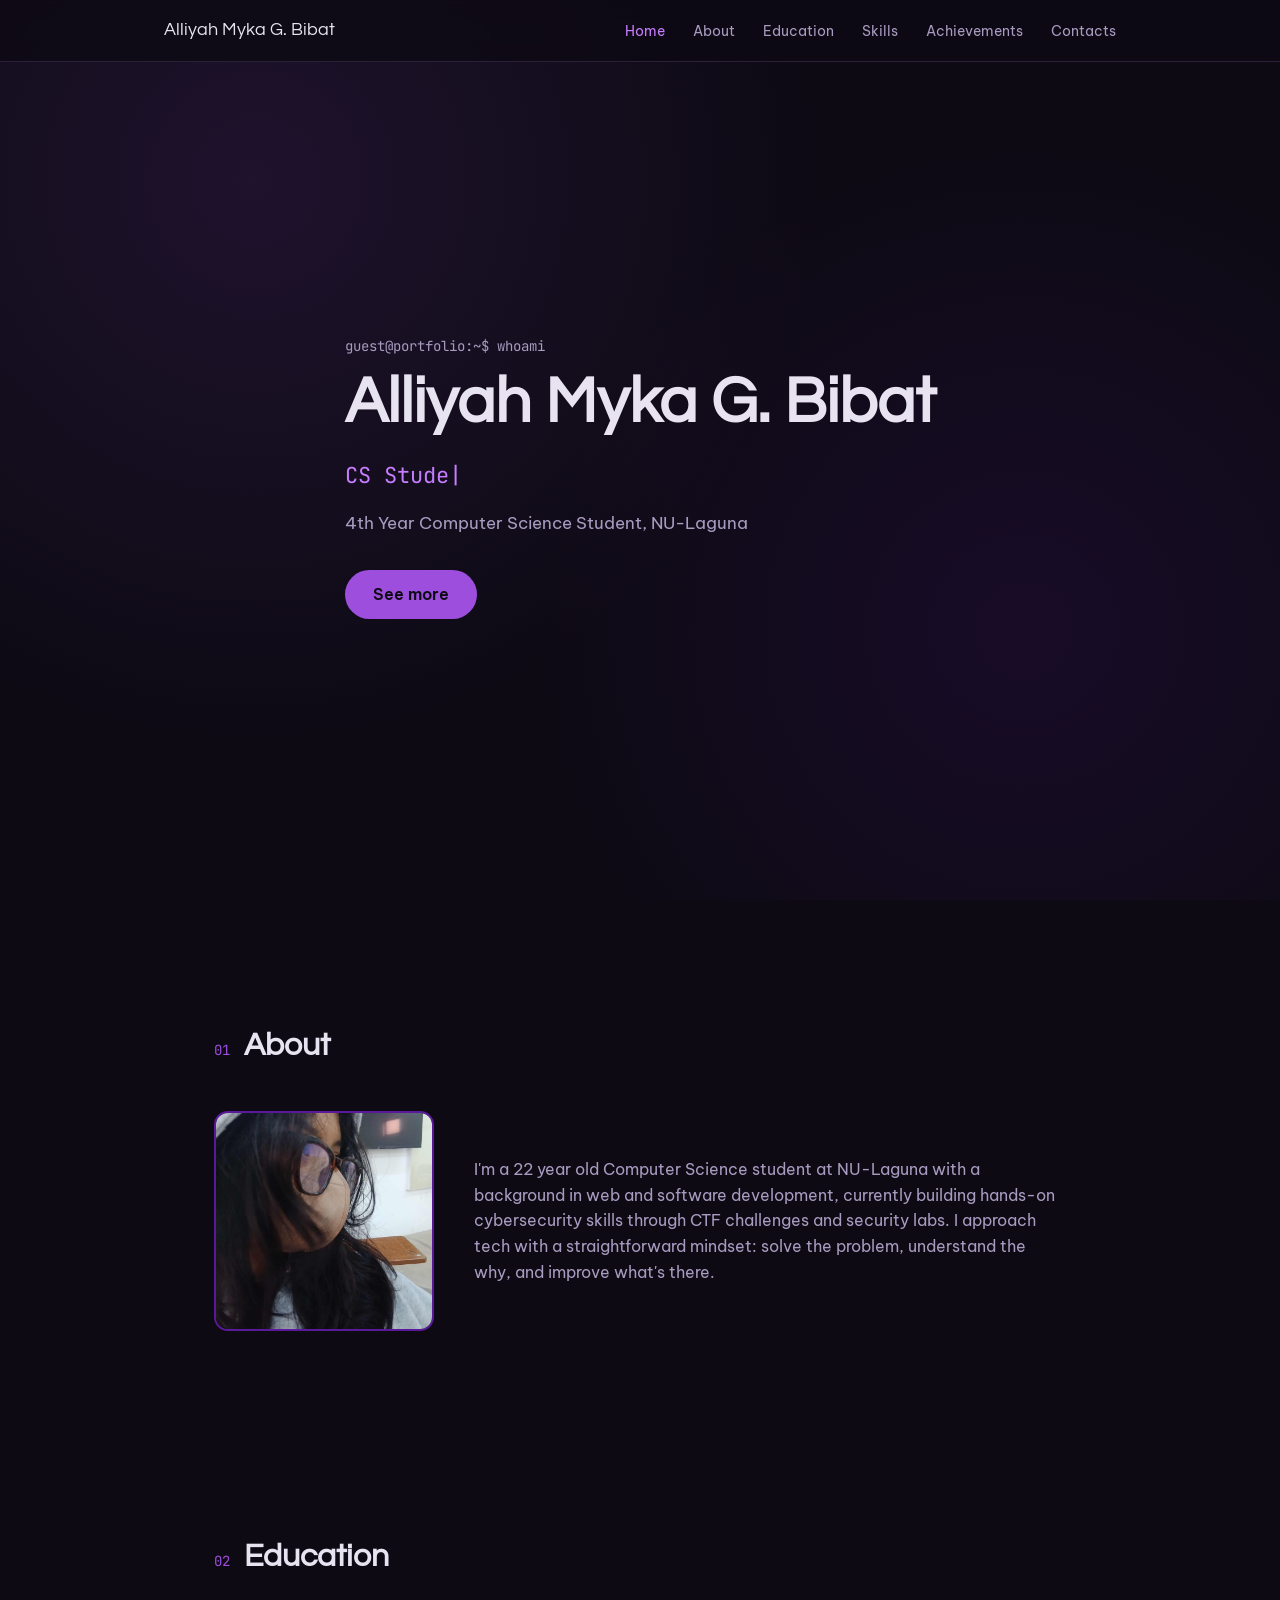
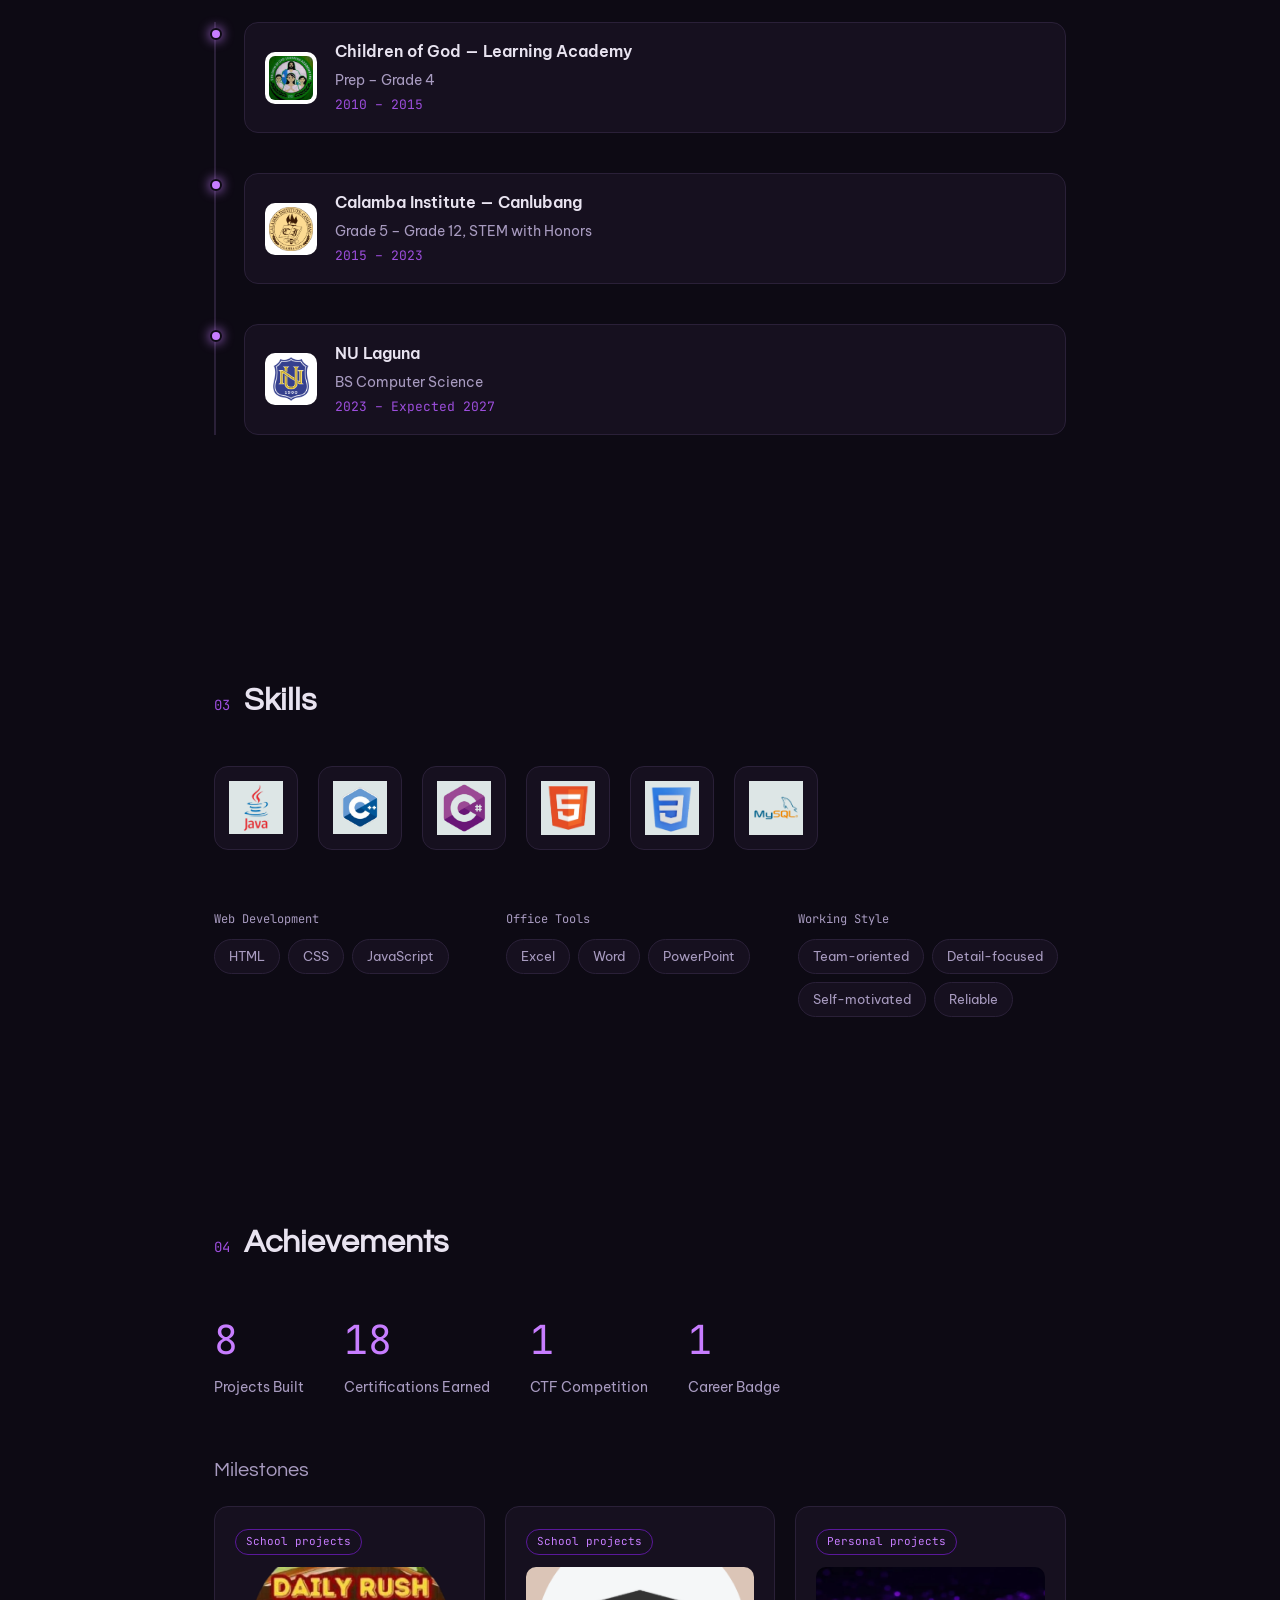
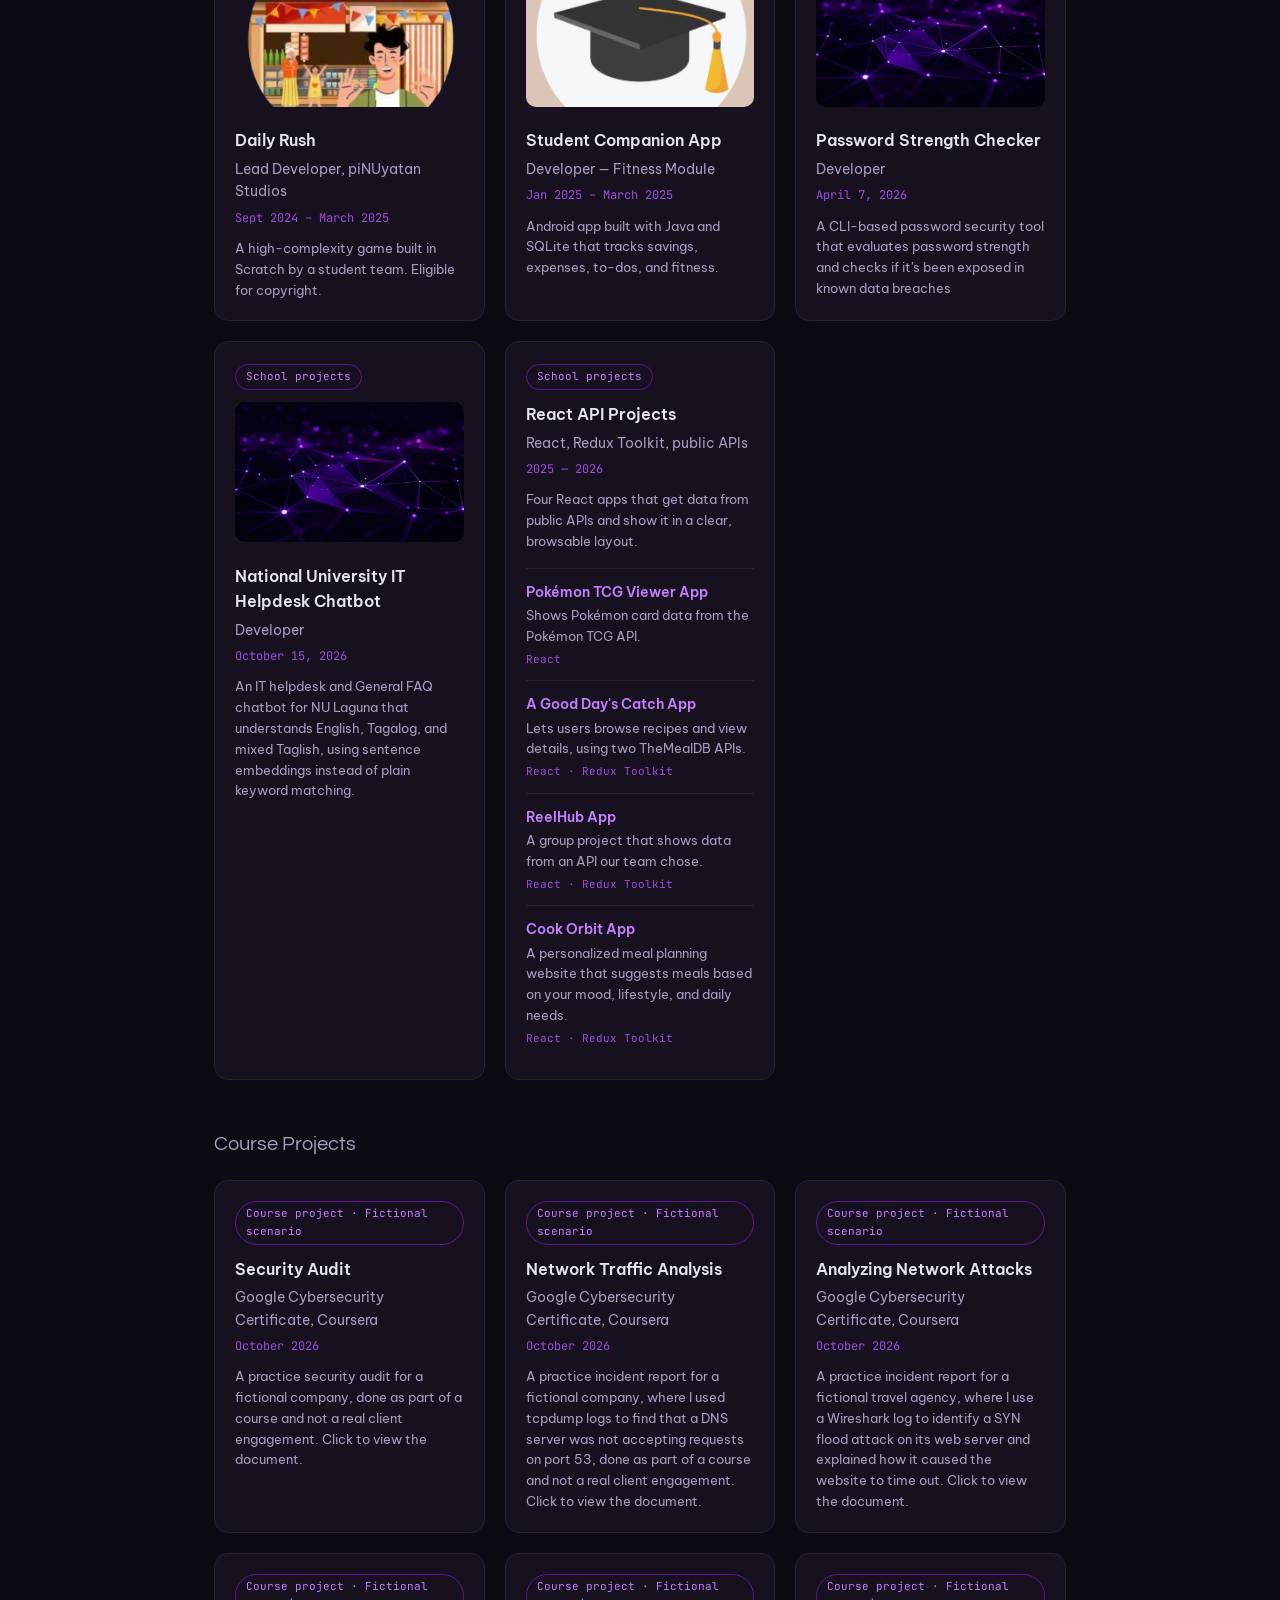
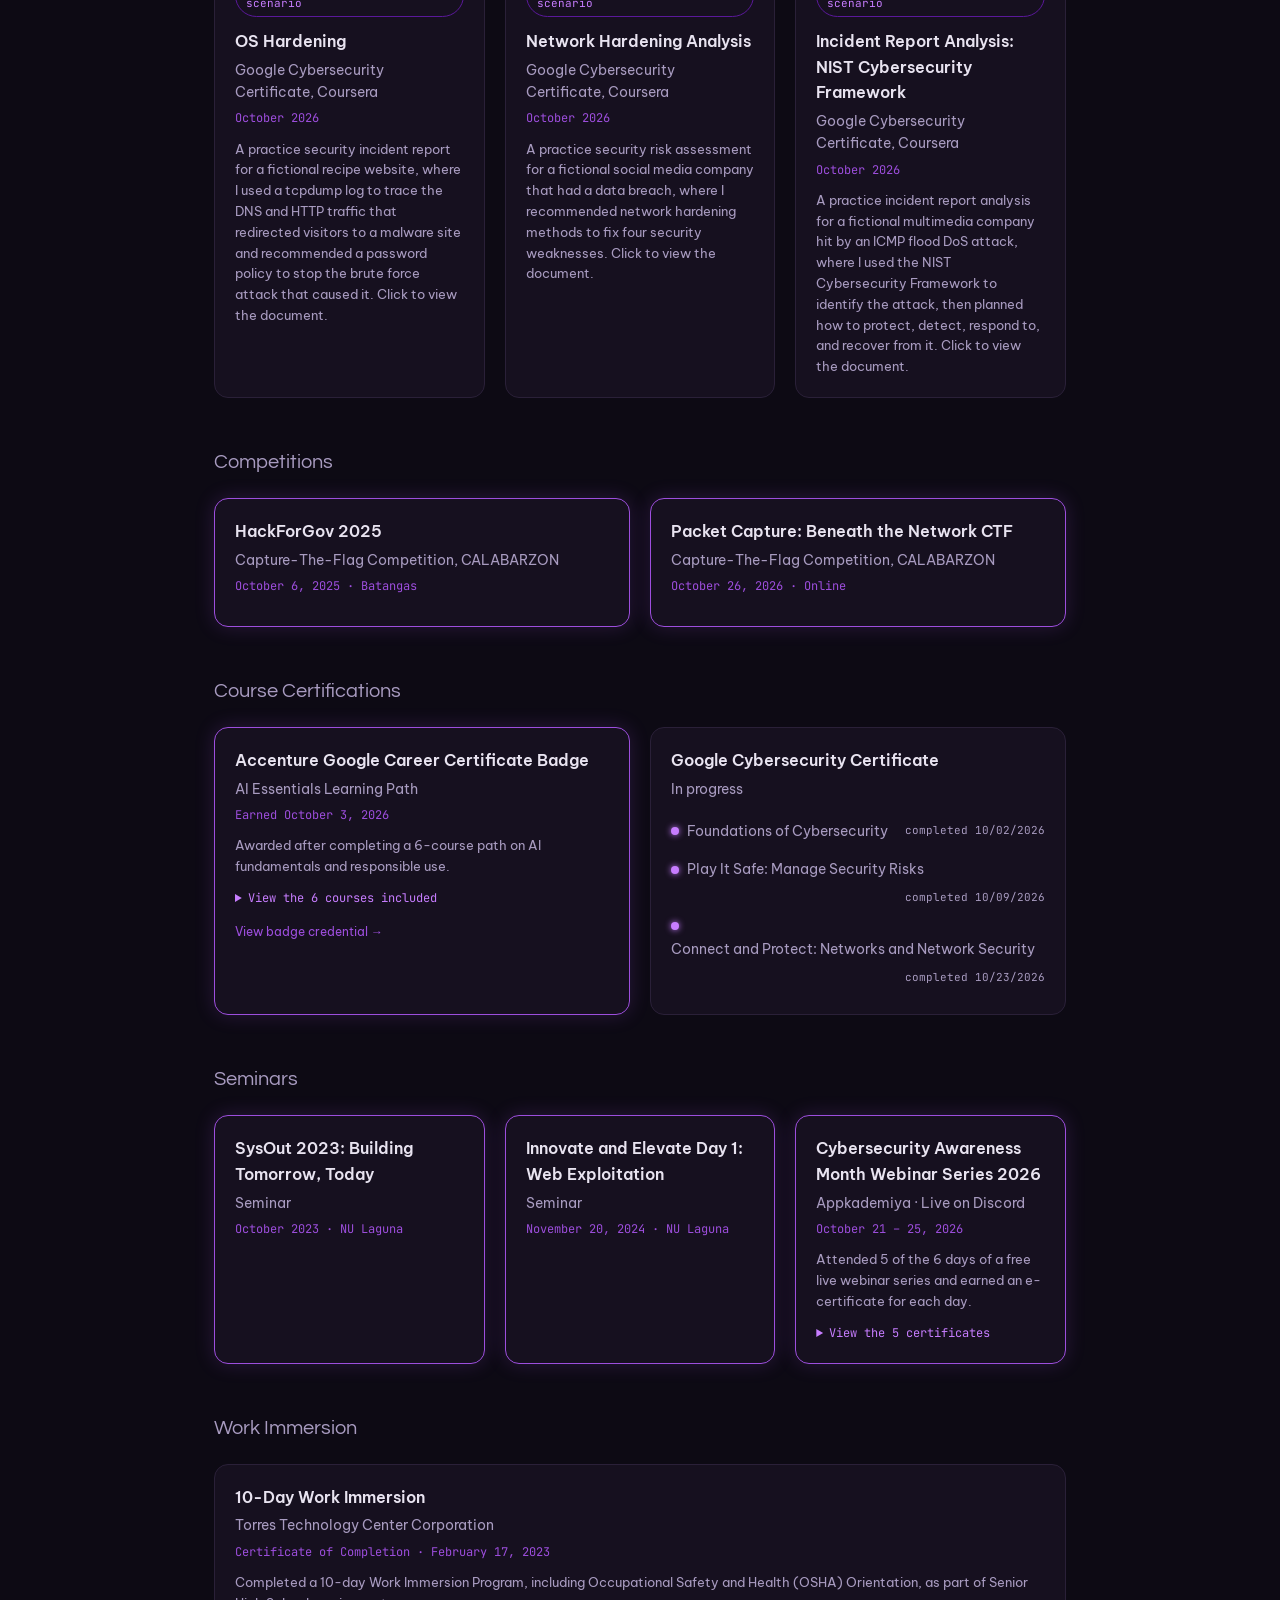
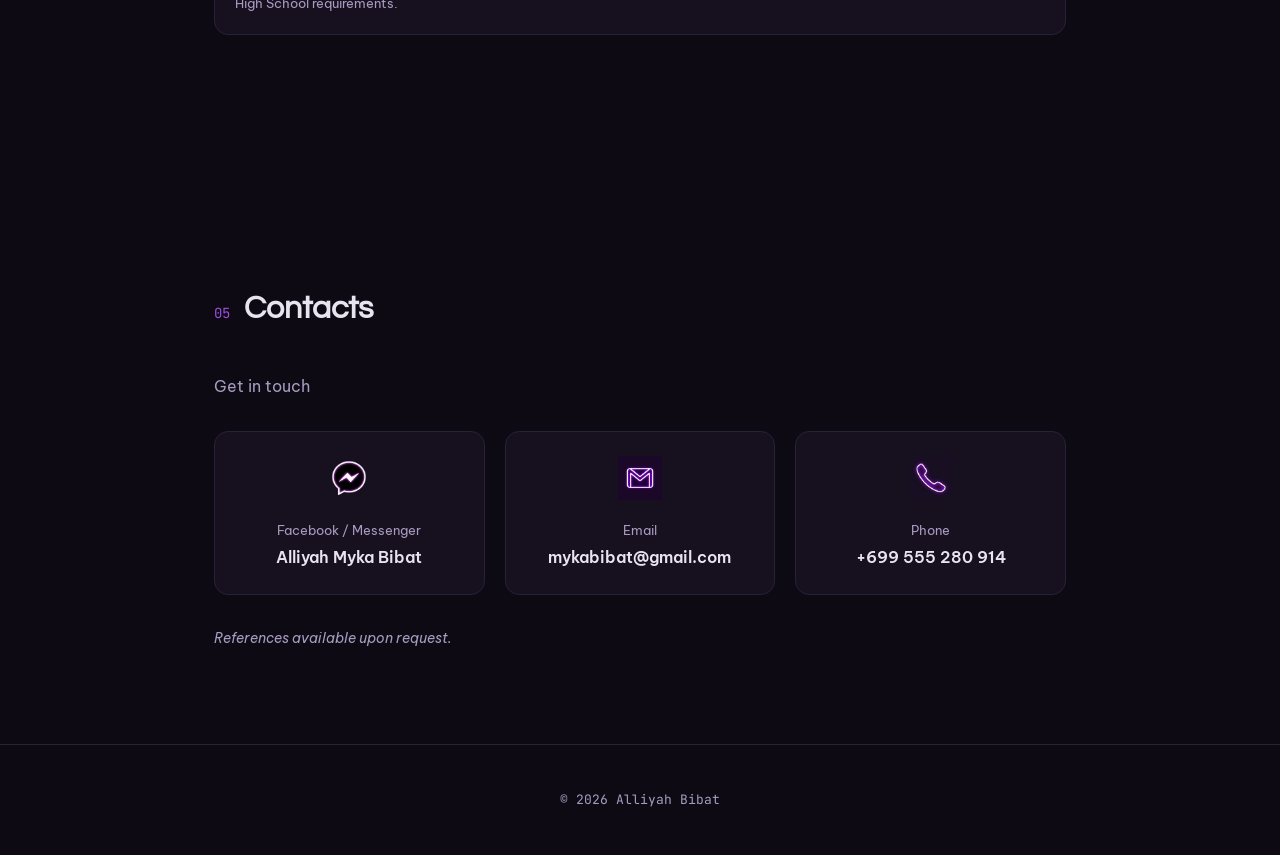
<file: index.html>
<!DOCTYPE html>
<html lang="en">
<head>
<meta charset="UTF-8">
<meta name="viewport" content="width=device-width, initial-scale=1.0">
<title>Alliyah Bibat - Portfolio</title>
<link rel="icon" href="images/tab_icon.png" type="image/png">

<!-- preview stuff -->
<meta property="og:title" content="Alliyah Bibat - Portfolio">
<meta property="og:description" content="CS Student at NU Laguna.">
<meta property="og:image" content="https://my-portfolio-lake-delta-31.vercel.app/preview.png">
<meta property="og:url" content="https://my-portfolio-lake-delta-31.vercel.app/">
<meta property="og:type" content="website">

<meta name="twitter:card" content="summary_large_image">
<meta name="twitter:title" content="Alliyah Bibat - Portfolio">
<meta name="twitter:description" content="CS Student at NU Laguna.">
<meta name="twitter:image" content="https://my-portfolio-lake-delta-31.vercel.app/preview.png">

<!-- fonts -->
<link rel="preconnect" href="https://fonts.googleapis.com">
<link rel="preconnect" href="https://fonts.gstatic.com" crossorigin>
<link href="https://fonts.googleapis.com/css2?family=Questrial&family=Be+Vietnam+Pro:wght@400;500;600&family=JetBrains+Mono:wght@400;500;600&display=swap" rel="stylesheet">
                
<link rel="stylesheet" href="style.css">
</head>

<body>
    <nav class="navbar" id="navbar">
      <div class="nav-inner">
        <a href="#home" class="nav-brand">Alliyah Myka G. Bibat</a>
        <button class="nav-toggle" id="navToggle" aria-label="Toggle navigation">
          <span></span><span></span><span></span>
        </button>
        <ul class="nav-links" id="navLinks">
          <li><a href="#home" class="nav-link">Home</a></li>
          <li><a href="#about" class="nav-link">About</a></li>
          <li><a href="#education" class="nav-link">Education</a></li>
          <li><a href="#skills" class="nav-link">Skills</a></li>
          <li><a href="#achievements" class="nav-link">Achievements</a></li>
          <li><a href="#contact" class="nav-link">Contacts</a></li>
        </ul>
      </div>
    </nav>
 
    <section id="home" class="section hero">
      <div class="hero-inner">
        <p class="mono prompt">guest@portfolio:~$ whoami</p>
        <h1 class="hero-name">Alliyah Myka G. Bibat</h1>
        <p class="hero-role">
          <span id="typedRole" class="typed"></span><span class="cursor">|</span>
        </p>
        <p class="hero-sub">4th Year Computer Science Student, NU-Laguna</p>
        <a href="#about" class="btn-primary">See more</a>
      </div>
    </section>

    <section id="about" class="section">
      <div class="section-head">
        <span class="tag mono">01</span>
        <h2>About</h2>
      </div>

      <!-- update age -->
      <div class="about-grid">
        <img src="images/about.png" alt="pic of Alliyah" class="about-photo">
        <div class="about-text">
          <p>
            I'm a 22 year old Computer Science student at NU-Laguna with a background in
            web and software development, currently building hands-on cybersecurity skills
            through CTF challenges and security labs. I approach tech with a straightforward
            mindset: solve the problem, understand the why, and improve what's there.
          </p>
        </div>
      </div>
    </section>

    <section id="education" class="section">
      <div class="section-head">
        <span class="tag mono">02</span>
        <h2>Education</h2>
      </div>
      <div class="timeline">
        <div class="timeline-item">
          <div class="timeline-dot"></div>
          <div class="timeline-content">
            <a href="https://www.facebook.com/childrenofgodlearningacademy/" target="_blank" class="timeline-link">
              <img src="images/cgla.png" alt="CGLA logo" class="timeline-logo">
              <div>
                <p class="timeline-school">Children of God — Learning Academy</p>
                <p class="timeline-detail">Prep – Grade 4</p>
                <p class="mono timeline-date">2010 – 2015</p>
              </div>
            </a>
          </div>
        </div>

        <div class="timeline-item">
          <div class="timeline-dot"></div>
          <div class="timeline-content">
            <a href="https://www.facebook.com/CI.Canlubang.official/" target="_blank" class="timeline-link">
              <img src="images/cic.png" alt="CIC logo" class="timeline-logo">
              <div>
                <p class="timeline-school">Calamba Institute — Canlubang</p>
                <p class="timeline-detail">Grade 5 – Grade 12, STEM with Honors</p>
                <p class="mono timeline-date">2015 – 2023</p>
              </div>
            </a>
          </div>
        </div>

        <div class="timeline-item">
          <div class="timeline-dot"></div>
          <div class="timeline-content">
            <a href="https://www.national-u.edu.ph/nu-laguna/" target="_blank" class="timeline-link">
              <img src="images/nu.png" alt="NU Laguna logo" class="timeline-logo">
              <div>
                <p class="timeline-school">NU Laguna</p>
                <p class="timeline-detail">BS Computer Science</p>
                <p class="mono timeline-date">2023 – Expected 2027</p>
              </div>
            </a>
          </div>
        </div>
      </div>
    </section>

    <section id="skills" class="section">
      <div class="section-head">
        <span class="tag mono">03</span>
        <h2>Skills</h2>
      </div>

      <div class="skills-icons">
        <img src="images/java.png" alt="Java" class="skill-icon">
        <img src="images/c++.png" alt="C++" class="skill-icon">
        <img src="images/csharp.png" alt="C#" class="skill-icon">
        <img src="images/html.png" alt="HTML" class="skill-icon">
        <img src="images/css.png" alt="CSS" class="skill-icon">
        <img src="images/sql.png" alt="MySQL" class="skill-icon">
      </div>

      <div class="skills-tags-wrap">
        <div class="skills-tag-group">
          <p class="mono skills-label">Web Development</p>
          <div class="tags">
            <span class="tag-pill">HTML</span>
            <span class="tag-pill">CSS</span>
            <span class="tag-pill">JavaScript</span>
          </div>
        </div>
        <div class="skills-tag-group">
          <p class="mono skills-label">Office Tools</p>
          <div class="tags">
            <span class="tag-pill">Excel</span>
            <span class="tag-pill">Word</span>
            <span class="tag-pill">PowerPoint</span>
          </div>
        </div>
        <div class="skills-tag-group">
          <p class="mono skills-label">Working Style</p>
          <div class="tags">
            <span class="tag-pill">Team-oriented</span>
            <span class="tag-pill">Detail-focused</span>
            <span class="tag-pill">Self-motivated</span>
            <span class="tag-pill">Reliable</span>
          </div>
        </div>
      </div>
    </section>

    <section id="achievements" class="section">
      <div class="section-head">
        <span class="tag mono">04</span>
        <h2>Achievements</h2>
      </div>

      <!-- update stats -->
        <div class="stats-strip">
          <div class="stat">
            <p class="stat-num mono" data-target="8">0</p>
            <p class="stat-label">Projects Built</p>
          </div>
          <div class="stat">
            <p class="stat-num mono" data-target="18">0</p>
            <p class="stat-label">Certifications Earned</p>
          </div>
          <div class="stat">
            <p class="stat-num mono" data-target="1">0</p>
            <p class="stat-label">CTF Competition</p>
          </div>
          <div class="stat">
            <p class="stat-num mono" data-target="1">0</p>
            <p class="stat-label">Career Badge</p>
          </div>
        </div>

      <h3 class="sub-heading">Milestones</h3>
      <div class="cards-grid">
        <div class="card">
          <a href="proj/BibatMadriagaRodaSayre_DailyRush.html" target="_blank" class="card-link">
            <span class="label-pill mono">School projects</span>
            <img src="images/daily rush.png" alt="Daily Rush icon" class="card-img">
            <p class="card-title">Daily Rush</p>
            <p class="card-role">Lead Developer, piNUyatan Studios</p>
            <p class="mono card-date">Sept 2024 – March 2025</p>
            <p class="card-desc">A high-complexity game built in Scratch by a student team. Eligible for copyright.</p>
          </a>
        </div>

        <div class="card">
          <span class="label-pill mono">School projects</span>
          <img src="images/app.png" alt="Student Companion App icon" class="card-img">
          <p class="card-title">Student Companion App</p>
          <p class="card-role">Developer — Fitness Module</p>
          <p class="mono card-date">Jan 2025 – March 2025</p>
          <p class="card-desc">Android app built with Java and SQLite that tracks savings, expenses, to-dos, and fitness.</p>
        </div>

        <div class="card">
          <a href="https://github.com/bibatAlliyah/password-strength-checker" target="_blank" class="card-link">
            <span class="label-pill mono">Personal projects</span>
            <img src="images/placeholder.png" alt="" class="card-img">
            <p class="card-title">Password Strength Checker</p>
            <p class="card-role">Developer</p>
            <p class="mono card-date">April 7, 2026</p>
            <p class="card-desc">A CLI-based password security tool that evaluates password strength and checks if it's been exposed in known data breaches</p>
          </a>
        </div>

        <div class="card">
          <a href="https://github.com/bibatAlliyah/nul_chatbot" target="_blank" class="card-link">
            <span class="label-pill mono">School projects</span>
            <img src="images/placeholder.png" alt="" class="card-img">
            <p class="card-title">National University IT Helpdesk Chatbot</p>
            <p class="card-role">Developer</p>
            <p class="mono card-date">October 15, 2026</p>
            <p class="card-desc">An IT helpdesk and General FAQ chatbot for NU Laguna that understands English, Tagalog, and mixed Taglish, using sentence embeddings instead of plain keyword matching.</p>
          </a>
        </div>

        <div class="card">
          <span class="label-pill mono">School projects</span>
          <p class="card-title">React API Projects</p>
          <p class="card-role">React, Redux Toolkit, public APIs</p>
          <p class="mono card-date">2025 — 2026</p>
          <p class="card-desc">Four React apps that get data from public APIs and show it in a clear, browsable layout.</p>

          <ul class="project-list">
            <li>
              <a href="https://pokemon-tcg-gamma.vercel.app/" target="_blank" rel="noopener noreferrer">Pokémon TCG Viewer App</a>
              <span class="project-desc">Shows Pokémon card data from the Pokémon TCG API.</span>
              <span class="mono project-tech">React</span>
            </li>

            <li>
              <a href="https://my-recipe-ivory.vercel.app/" target="_blank" rel="noopener noreferrer">A Good Day's Catch App</a>
              <span class="project-desc">Lets users browse recipes and view details, using two TheMealDB APIs.</span>
              <span class="mono project-tech">React · Redux Toolkit</span>
            </li>

            <li>
              <a href="https://group6-midterm.vercel.app/" target="_blank" rel="noopener noreferrer">ReelHub App</a>
              <span class="project-desc">A group project that shows data from an API our team chose.</span>
              <span class="mono project-tech">React · Redux Toolkit</span>
            </li>

            <li>
              <a href="https://mood-meal-planner.vercel.app/" target="_blank" rel="noopener noreferrer">Cook Orbit App</a>
              <span class="project-desc">A personalized meal planning website that suggests meals based on your mood, lifestyle, and daily needs.</span>
              <span class="mono project-tech">React · Redux Toolkit</span>
            </li>
          </ul>
        </div>
      </div>

        <h3 class="sub-heading">Course Projects</h3>
        <div class="cards-grid certs-grid">
          <div class="card cert-card cert-trigger" data-file="proj/Bibat_Controls and Compliance Checklist from Coursera.pdf" data-type="pdf">
            <span class="label-pill mono">Course project · Fictional scenario</span>
            <p class="card-title">Security Audit</p>
            <p class="card-role">Google Cybersecurity Certificate, Coursera</p>
            <p class="mono card-date">October 2026</p>
            <p class="card-desc">A practice security audit for a fictional company, done as part of a course and not a real client engagement. Click to view the document.</p>
          </div>

          <div class="card cert-card cert-trigger" data-file="proj/Bibat_Cybersecurity Incident Report Network Traffic Analysis from Coursera.pdf" data-type="pdf">
            <span class="label-pill mono">Course project · Fictional scenario</span>
            <p class="card-title">Network Traffic Analysis</p>
            <p class="card-role">Google Cybersecurity Certificate, Coursera</p>
            <p class="mono card-date">October 2026</p>
            <p class="card-desc">A practice incident report for a fictional company, where I used tcpdump logs to find that a DNS server was not accepting requests on port 53, done as part of a course and not a real client engagement. Click to view the document.</p>
          </div>

          <div class="card cert-card cert-trigger" data-file="proj/Bibat_Cybersecurity Incident Report - Analyze Network Attacks from Coursera.pdf" data-type="pdf">
            <span class="label-pill mono">Course project · Fictional scenario</span>
            <p class="card-title">Analyzing Network Attacks</p>
            <p class="card-role">Google Cybersecurity Certificate, Coursera</p>
            <p class="mono card-date">October 2026</p>
            <p class="card-desc">A practice incident report for a fictional travel agency, where I use a Wireshark log to identify a SYN flood attack on its web server and explained how it caused the website to time out. Click to view the document.</p>
          </div>

          <div class="card cert-card cert-trigger" data-file="proj/Bibat_Security Incident Report OS Hardening Techniques from Coursera.pdf" data-type="pdf">
            <span class="label-pill mono">Course project · Fictional scenario</span>
            <p class="card-title">OS Hardening</p>
            <p class="card-role">Google Cybersecurity Certificate, Coursera</p>
            <p class="mono card-date">October 2026</p>
            <p class="card-desc">A practice security incident report for a fictional recipe website, where I used a tcpdump log to trace the DNS and HTTP traffic that redirected visitors to a malware site and recommended a password policy to stop the brute force attack that caused it. Click to view the document.</p>
          </div>

          <div class="card cert-card cert-trigger" data-file="proj/Bibat_Security Risk Assessment Report from Coursera.pdf" data-type="pdf">
            <span class="label-pill mono">Course project · Fictional scenario</span>
            <p class="card-title">Network Hardening Analysis</p>
            <p class="card-role">Google Cybersecurity Certificate, Coursera</p>
            <p class="mono card-date">October 2026</p>
            <p class="card-desc">A practice security risk assessment for a fictional social media company that had a data breach, where I recommended network hardening methods to fix four security weaknesses. Click to view the document.</p>
          </div>

          <div class="card cert-card cert-trigger" data-file="proj/Bibat_Incident Report Analysis from Coursera.pdf" data-type="pdf">
            <span class="label-pill mono">Course project · Fictional scenario</span>
            <p class="card-title">Incident Report Analysis: NIST Cybersecurity Framework</p>
            <p class="card-role">Google Cybersecurity Certificate, Coursera</p>
            <p class="mono card-date">October 2026</p>
            <p class="card-desc">A practice incident report analysis for a fictional multimedia company hit by an ICMP flood DoS attack, where I used the NIST Cybersecurity Framework to identify the attack, then planned how to protect, detect, respond to, and recover from it. Click to view the document.</p>
          </div>
        </div>

      <h3 class="sub-heading">Competitions</h3>
      <div class="cards-grid certs-grid">
        <div class="card cert-card highlight cert-trigger" data-file="certs/Hack4Gov Cert.jpg" data-type="image">
          <p class="card-title">HackForGov 2025</p>
          <p class="card-role">Capture-The-Flag Competition, CALABARZON</p>
          <p class="mono card-date">October 6, 2025 · Batangas</p>
        </div>

        <div class="card cert-card highlight cert-trigger" data-file="certs/Bibat - Packet Capture CTF.png" data-type="image">
          <p class="card-title">Packet Capture: Beneath the Network CTF</p>
          <p class="card-role">Capture-The-Flag Competition, CALABARZON</p>
          <p class="mono card-date">October 26, 2026 · Online</p>
        </div>
      </div>

      <h3 class="sub-heading">Course Certifications</h3>
        <div class="cards-grid certs-grid">
          <div class="card cert-card highlight">
            <p class="card-title">Accenture Google Career Certificate Badge</p>
            <p class="card-role">AI Essentials Learning Path</p>
            <p class="mono card-date">Earned October 3, 2026</p>
            <p class="card-desc">Awarded after completing a 6-course path on AI fundamentals and responsible use.</p>
            <details class="course-list">
              <summary>View the 6 courses included</summary>
              <ul>
                <li>
                  <a href="certs/AIFundamentals.pdf" class="cert-trigger" data-file="certs/AIFundamentals.pdf" data-type="pdf">
                    AI Fundamentals
                  </a>
                </li>
                <li>
                  <a href="certs/IntroToAI.pdf" class="cert-trigger" data-file="certs/IntroToAI.pdf" data-type="pdf">
                    Introduction to AI
                  </a>
                </li>
                <li>
                  <a href="certs/AIBrainstorm.pdf" class="cert-trigger" data-file="certs/AIBrainstorm.pdf" data-type="pdf">
                    AI for Brainstorming and Planning
                  </a>
                </li>
                <li>
                  <a href="certs/AITools.pdf" class="cert-trigger" data-file="certs/AITools.pdf" data-type="pdf">
                    Maximize Productivity With AI Tools
                  </a>
                </li>
                <li>
                  <a href="certs/AIInsights.pdf" class="cert-trigger" data-file="certs/AIInsights.pdf" data-type="pdf">
                    AI for Research and Insights
                  </a>
                </li>
                <li>
                  <a href="certs/ResponsibleAI.pdf" class="cert-trigger" data-file="certs/ResponsibleAI.pdf" data-type="pdf">
                    Use AI Responsibly
                  </a>
                </li>
              </ul>
            </details>
            <a href="https://coursera.org/share/163173236cc5b36e9dffedb83c636659" target="_blank" class="card-verify-link">View badge credential →</a>
          </div>

          <div class="card cert-card">
            <p class="card-title">Google Cybersecurity Certificate</p>
            <p class="card-role">In progress</p>
            <ul class="progress-list">
              <li>
                <span class="status-dot done"></span>
                  <a href="certs/FoundationsOfCybersecurity.pdf" class="cert-trigger" data-file="certs/FoundationsOfCybersecurity.pdf" data-type="pdf">
                    Foundations of Cybersecurity
                  </a>
                <span class="mono progress-date">completed 10/02/2026</span>
              </li>

              <li>
                <span class="status-dot done"></span>
                  <a href="certs/PlaySafe.pdf" class="cert-trigger" data-file="certs/PlaySafe.pdf" data-type="pdf">
                    Play It Safe: Manage Security Risks
                  </a>
                <span class="mono progress-date">completed 10/09/2026</span>
              </li>

              <li>
                <span class="status-dot done"></span>
                  <a href="certs/ConnectAndProtect.pdf" class="cert-trigger" data-file="certs/ConnectAndProtect.pdf" data-type="pdf">
                    Connect and Protect: Networks and Network Security
                  </a>
                <span class="mono progress-date">completed 10/23/2026</span>
              </li>
            </ul>
          </div>
        </div>

      <h3 class="sub-heading">Seminars</h3>
      <div class="cards-grid certs-grid">
        <div class="card cert-card highlight cert-trigger" data-file="certs/SysOut2023_Certificate - 152 - Bibat.pdf" data-type="pdf">
          <p class="card-title">SysOut 2023: Building Tomorrow, Today</p>
          <p class="card-role">Seminar</p>
          <p class="mono card-date">October 2023 · NU Laguna</p>
        </div>

        <div class="card cert-card highlight cert-trigger" data-file="certs/Innovate and Elevate Day 1 - Bibat.jpg" data-type="image">
          <p class="card-title">Innovate and Elevate Day 1: Web Exploitation</p>
          <p class="card-role">Seminar</p>
          <p class="mono card-date">November 20, 2024 · NU Laguna</p>
        </div>

        <div class="card cert-card highlight">
            <p class="card-title">Cybersecurity Awareness Month Webinar Series 2026</p>
            <p class="card-role">Appkademiya · Live on Discord</p>
            <p class="mono card-date">October 21 – 25, 2026</p>
            <p class="card-desc">Attended 5 of the 6 days of a free live webinar series and earned an e-certificate for each day.</p>
            <details class="course-list">
              <summary>View the 5 certificates</summary>
              <ul>
                <li><a href="certs/Bibat_Digital Forensics Appkademiya Cert Day 2.png" class="cert-trigger" data-file="certs/Bibat_Digital Forensics Appkademiya Cert Day 2.png" data-type="image">Digital Forensics: Uncovering The Truth Through Digital Evidence.</a></li>
                <li><a href="certs/Bibat_The Art of Breaking Appkademiya Cert Day 3.png" class="cert-trigger" data-file="certs/Bibat_The Art of Breaking Appkademiya Cert Day 3.png" data-type="image">The Art of Breaking: A Hacker's Way of Thinking</a></li>
                <li><a href="certs/Bibat_AI Governance, Risk and Compliances Appkademiya Cert Day 4.png" class="cert-trigger" data-file="certs/Bibat_AI Governance, Risk and Compliances Appkademiya Cert Day 4.png" data-type="image">AI Governance, Risk and Compliances</a></li>
                <li><a href="certs/Bibat_Beyond the Hack Appkademiya Cert Day 5.png" class="cert-trigger" data-file="certs/Bibat_Beyond the Hack Appkademiya Cert Day 5.png" data-type="image">Beyond the Hack: How Cybersecurity Works in the Real World</a></li>
                <li><a href="certs/Bibat_Cybersecurity in FinTech Appkademiya Cert Day 6.png" class="cert-trigger" data-file="certs/Bibat_Cybersecurity in FinTech Appkademiya Cert Day 6.png" data-type="image">Cybersecurity in FinTech</a></li>
              </ul>
            </details>
          </div>

      </div>


      <h3 class="sub-heading">Work Immersion</h3>
        <div class="cards-grid certs-grid">
          <div class="card cert-card cert-trigger" data-file="certs/Work Immersion - OSHA.png" data-type="image">
            <p class="card-title">10-Day Work Immersion</p>
            <p class="card-role">Torres Technology Center Corporation</p>
            <p class="mono card-date">Certificate of Completion · February 17, 2023</p>
            <p class="card-desc">Completed a 10-day Work Immersion Program, including Occupational Safety and Health (OSHA) Orientation, as part of Senior High School requirements.</p>
          </div>
        </div>

    </section>

    <section id="contact" class="section">
      <div class="section-head">
        <span class="tag mono">05</span>
        <h2>Contacts</h2>
      </div>
      <p class="contact-intro">Get in touch</p>

      <div class="contact-grid">
        <a href="https://www.facebook.com/iyamyka/" target="_blank" class="contact-card">
          <img src="images/msg.png" alt="Messenger icon" class="contact-icon">
          <p class="contact-label">Facebook / Messenger</p>
          <p class="contact-value">Alliyah Myka Bibat</p>
        </a>
        <a href="mailto:mykabibat@gmail.com" class="contact-card">
          <img src="images/email.png" alt="Email icon" class="contact-icon">
          <p class="contact-label">Email</p>
          <p class="contact-value">mykabibat@gmail.com</p>
        </a>
        <a href="tel:+699555280914" class="contact-card">
          <img src="images/phone.png" alt="Phone icon" class="contact-icon">
          <p class="contact-label">Phone</p>
          <p class="contact-value">+699 555 280 914</p>
        </a>
      </div>

      <p class="references-note">References available upon request.</p>
    </section>

    <footer class="footer">
        <p class="mono">© 2026 Alliyah Bibat</p>
    </footer>


  <div class="modal-overlay" id="certModal">
    <div class="modal-box">
      <button class="modal-close" id="modalClose">&times;</button>
      <div class="modal-content" id="modalContent"></div>
    </div>
  </div>
  <script src="script.js"></script>

</body>
</html>
</file>
<file: style.css>
:root {
  --bg: #0d0a14;
  --panel: #16101f;
  --panel-border: #2a2038;
  --text: #e8e3f0;
  --text-dim: #a89bc0;
  --accent: #9d4edd;
  --accent-deep: #5a189a;
  --glow: #c77dff;
  --radius: 14px;
}

* { box-sizing: border-box; }

html { scroll-behavior: smooth; }

body {
  margin: 0;
  background: var(--bg);
  color: var(--text);
  font-family: "Be Vietnam Pro", sans-serif;
  line-height: 1.6;
}

h1, h2, h3 {
  font-family: "Questrial", sans-serif;
  margin: 0;
}

.mono { font-family: "JetBrains Mono", monospace; }

a { color: inherit; text-decoration: none; }

.section {
  max-width: 900px;
  margin: 0 auto;
  padding: 120px 24px 80px;
}

.section-head {
  display: flex;
  align-items: baseline;
  gap: 14px;
  margin-bottom: 40px;
}

.section-head .tag {
  color: var(--accent);
  font-size: 14px;
}

.section-head h2 {
  font-size: 32px;
}

.navbar {
  position: fixed;
  top: 0;
  width: 100%;
  z-index: 1000;
  background: rgba(13, 10, 20, 0.85);
  backdrop-filter: blur(10px);
  border-bottom: 1px solid var(--panel-border);
}

.nav-inner {
  max-width: 1000px;
  margin: 0 auto;
  display: flex;
  align-items: center;
  justify-content: space-between;
  padding: 16px 24px;
}

.nav-brand {
  font-family: "Questrial", sans-serif;
  font-size: 18px;
  color: var(--text);
}

.nav-links {
  list-style: none;
  display: flex;
  gap: 28px;
  margin: 0;
  padding: 0;
}

.nav-link {
  font-size: 14px;
  color: var(--text-dim);
  transition: color 0.2s ease;
}

.nav-link:hover, .nav-link.active {
  color: var(--glow);
}

.nav-toggle {
  display: none;
  flex-direction: column;
  gap: 5px;
  background: none;
  border: none;
  cursor: pointer;
}

.nav-toggle span {
  width: 24px;
  height: 2px;
  background: var(--text);
}

.hero {
  min-height: 100vh;
  display: flex;
  align-items: center;
  justify-content: center;
  text-align: left;
  max-width: none;
  background:
    radial-gradient(circle at 20% 20%, rgba(157, 78, 221, 0.12), transparent 45%),
    radial-gradient(circle at 80% 70%, rgba(90, 24, 154, 0.15), transparent 40%);
}

.hero-inner { max-width: 700px; padding: 0 24px; }

.prompt {
  color: var(--text-dim);
  font-size: 14px;
  margin-bottom: 12px;
}

.hero-name {
  font-size: 64px;
  line-height: 1.05;
  margin-bottom: 16px;
}

.hero-role {
  font-family: "JetBrains Mono", monospace;
  font-size: 22px;
  color: var(--glow);
  min-height: 30px;
  margin-bottom: 12px;
}

.cursor {
  animation: blink 1s step-start infinite;
}

@keyframes blink {
  50% { opacity: 0; }
}

.hero-sub {
  color: var(--text-dim);
  font-size: 17px;
  margin-bottom: 32px;
}

.btn-primary {
  display: inline-block;
  background: var(--accent);
  color: #0d0a14;
  font-weight: 600;
  padding: 12px 28px;
  border-radius: 999px;
  transition: background 0.2s ease, transform 0.2s ease;
}

.btn-primary:hover {
  background: var(--glow);
  transform: translateY(-2px);
}

/*about*/
.about-grid {
  display: grid;
  grid-template-columns: 220px 1fr;
  gap: 40px;
  align-items: center;
}

.about-photo {
  width: 220px;
  height: 220px;
  object-fit: cover;
  border-radius: var(--radius);
  border: 2px solid var(--accent-deep);
}

.about-text p {
  font-size: 16px;
  color: var(--text-dim);
  max-width: 60ch;
}

/*edu timeline*/
.timeline {
  position: relative;
  padding-left: 28px;
  border-left: 2px solid var(--panel-border);
}

.timeline-item {
  position: relative;
  margin-bottom: 40px;
}

.timeline-dot {
  position: absolute;
  left: -34px;
  top: 6px;
  width: 12px;
  height: 12px;
  border-radius: 50%;
  background: var(--panel-border);
  border: 2px solid var(--bg);
  transition: background 0.4s ease, box-shadow 0.4s ease;
}

.timeline-dot.lit {
  background: var(--glow);
  box-shadow: 0 0 12px var(--glow);
}

.timeline-link {
  display: flex;
  gap: 18px;
  align-items: center;
  background: var(--panel);
  border: 1px solid var(--panel-border);
  border-radius: var(--radius);
  padding: 16px 20px;
  transition: border-color 0.2s ease;
}

.timeline-link:hover {
  border-color: var(--accent);
}

.timeline-logo {
  width: 52px;
  height: 52px;
  object-fit: contain;
  border-radius: 10px;
  background: #fff;
  padding: 4px;
}

.timeline-school {
  font-weight: 600;
  margin: 0 0 4px;
}

.timeline-detail {
  color: var(--text-dim);
  margin: 0 0 4px;
  font-size: 14px;
}

.timeline-date {
  color: var(--accent);
  font-size: 13px;
  margin: 0;
}

/* ===== Skills ===== */
.skills-icons {
  display: flex;
  flex-wrap: wrap;
  gap: 20px;
  margin-bottom: 48px;
}

.skill-icon {
  width: 84px;
  height: 84px;
  object-fit: contain;
  background: var(--panel);
  border: 1px solid var(--panel-border);
  border-radius: var(--radius);
  padding: 14px;
  transition: border-color 0.2s ease, transform 0.2s ease;
}

.skill-icon:hover {
  border-color: var(--accent);
  transform: translateY(-4px);
}

.skills-tags-wrap {
  display: grid;
  grid-template-columns: repeat(3, 1fr);
  gap: 24px;
}

.skills-label {
  color: var(--text-dim);
  font-size: 12px;
  margin-bottom: 10px;
}

.tags {
  display: flex;
  flex-wrap: wrap;
  gap: 8px;
}

.tag-pill {
  background: var(--panel);
  border: 1px solid var(--panel-border);
  border-radius: 999px;
  padding: 6px 14px;
  font-size: 13px;
  color: var(--text-dim);
}

/*achievements*/
.stats-strip {
  display: flex;
  gap: 40px;
  margin-bottom: 56px;
  flex-wrap: wrap;
}

.stat-num {
  font-size: 40px;
  color: var(--glow);
  margin: 0;
}

.stat-label {
  color: var(--text-dim);
  font-size: 14px;
  margin: 4px 0 0;
}

.sub-heading {
  font-size: 20px;
  color: var(--text-dim);
  font-weight: 400;
  margin: 0 0 20px;
}

.cards-grid {
  display: grid;
  grid-template-columns: repeat(auto-fit, minmax(260px, 1fr));
  gap: 20px;
  margin-bottom: 48px;
}

.card {
  background: var(--panel);
  border: 1px solid var(--panel-border);
  border-radius: var(--radius);
  padding: 20px;
  transition: border-color 0.2s ease;
}

.card:hover {
  border-color: var(--accent);
}

.card-img {
  width: 100%;
  height: 140px;
  object-fit: cover;
  border-radius: 10px;
  margin-bottom: 14px;
}

.card-title {
  font-weight: 600;
  margin: 0 0 4px;
  font-size: 16px;
}

.card-role {
  color: var(--text-dim);
  font-size: 14px;
  margin: 0 0 6px;
}

.card-date {
  color: var(--accent);
  font-size: 12px;
  margin: 0 0 10px;
}

.card-desc {
  font-size: 13px;
  color: var(--text-dim);
  margin: 0;
}

.cert-card.highlight {
  border-color: var(--accent);
  box-shadow: 0 0 20px rgba(157, 78, 221, 0.2);
}

/* expandable cert list */
.course-list {
  margin-top: 12px;
  font-size: 13px;
}

.course-list summary {
  cursor: pointer;
  color: var(--glow);
  font-family: "JetBrains Mono", monospace;
  font-size: 12px;
}

.course-list ul {
  list-style: none;
  padding: 0;
  margin: 10px 0 0;
}

.course-list li {
  padding: 6px 0;
  border-top: 1px solid var(--panel-border);
}

.course-list a {
  color: var(--text-dim);
  transition: color 0.2s ease;
}

.course-list a:hover {
  color: var(--glow);
}

.card-verify-link {
  display: inline-block;
  margin-top: 14px;
  font-size: 12px;
  color: var(--accent);
}

.card-verify-link:hover {
  color: var(--glow);
}

/* cert list */
.progress-list {
  list-style: none;
  padding: 0;
  margin: 12px 0 0;
}

.progress-list li {
  display: flex;
  align-items: center;
  gap: 8px;
  padding: 8px 0;
  font-size: 14px;
  flex-wrap: wrap;
}

.status-dot {
  width: 8px;
  height: 8px;
  border-radius: 50%;
  flex-shrink: 0;
}

.status-dot.done {
  background: var(--glow);
  box-shadow: 0 0 6px var(--glow);
}

.status-dot.pending {
  background: var(--panel-border);
  border: 1px solid var(--text-dim);
}

.progress-date {
  color: var(--text-dim);
  font-size: 11px;
  margin-left: auto;
}

/*contacts*/
.contact-intro {
  color: var(--text-dim);
  margin-bottom: 32px;
}

.contact-grid {
  display: grid;
  grid-template-columns: repeat(auto-fit, minmax(220px, 1fr));
  gap: 20px;
}

.contact-card {
  background: var(--panel);
  border: 1px solid var(--panel-border);
  border-radius: var(--radius);
  padding: 24px;
  text-align: center;
  transition: border-color 0.2s ease, transform 0.2s ease;
}

.contact-card:hover {
  border-color: var(--accent);
  transform: translateY(-4px);
}

.contact-icon {
  width: 44px;
  height: 44px;
  object-fit: contain;
  margin-bottom: 12px;
}

.contact-label {
  color: var(--text-dim);
  font-size: 13px;
  margin: 0 0 4px;
}

.contact-value {
  font-weight: 600;
  margin: 0;
}

.references-note {
  margin-top: 32px;
  color: var(--text-dim);
  font-size: 14px;
  font-style: italic;
}

/*footer*/
.footer {
  text-align: center;
  padding: 32px 24px;
  color: var(--text-dim);
  font-size: 13px;
  border-top: 1px solid var(--panel-border);
}

/*for mobile*/
@media (max-width: 768px) {
  .nav-toggle { display: flex; }

  .nav-links {
    position: absolute;
    top: 100%;
    left: 0;
    right: 0;
    background: var(--bg);
    flex-direction: column;
    padding: 20px 24px;
    gap: 18px;
    display: none;
    border-bottom: 1px solid var(--panel-border);
  }

  .nav-links.open { display: flex; }

  .hero-name { font-size: 40px; }
  .hero-role { font-size: 16px; }

  .about-grid {
    grid-template-columns: 1fr;
    text-align: center;
  }

  .about-photo { margin: 0 auto; }

  .skills-tags-wrap { grid-template-columns: 1fr; }

  .timeline-link { flex-direction: column; text-align: center; }
}

/*cert popups*/
a.cert-trigger,
button.cert-trigger {
  display: inline-block;
  margin-top: 14px;
  background: none;
  border: 1px solid var(--accent);
  color: var(--accent);
  font-family: "JetBrains Mono", monospace;
  font-size: 12px;
  padding: 8px 16px;
  border-radius: 999px;
  cursor: pointer;
  transition: background 0.2s ease, color 0.2s ease;
}

a.cert-trigger:hover,
button.cert-trigger:hover {
  background: var(--accent);
  color: #0d0a14;
}

.progress-list a.cert-trigger {
  display: inline;
  margin-top: 0;
  background: none;
  border: none;
  padding: 0;
  border-radius: 0;
  color: var(--text-dim);
  font-family: "Be Vietnam Pro", sans-serif;
  font-size: 14px;
}

.progress-list a.cert-trigger:hover {
  background: none;
  color: var(--glow);
}

.modal-overlay {
  display: none;
  position: fixed;
  inset: 0;
  background: rgba(13, 10, 20, 0.85);
  backdrop-filter: blur(6px);
  z-index: 2000;
  align-items: center;
  justify-content: center;
  padding: 24px;
}

.modal-overlay.open {
  display: flex;
}

.modal-box {
  position: relative;
  background: var(--panel);
  border: 1px solid var(--panel-border);
  border-radius: var(--radius);
  width: 100%;
  max-width: 800px;
  max-height: 85vh;
  padding: 20px;
  overflow: auto;
}

.modal-close {
  position: absolute;
  top: 10px;
  right: 16px;
  background: none;
  border: none;
  color: var(--text);
  font-size: 28px;
  cursor: pointer;
  line-height: 1;
}

.modal-close:hover {
  color: var(--glow);
}

.modal-pdf {
  width: 100%;
  height: 75vh;
  border: none;
  border-radius: 8px;
}

.modal-img {
  width: 100%;
  border-radius: 8px;
}

.card.cert-trigger {
  cursor: pointer;
}

.card.cert-trigger:hover {
  border-color: var(--accent);
  transform: translateY(-2px);
}

.label-pill {
  display: inline-block;
  font-size: 11px;
  color: var(--glow);
  border: 1px solid var(--accent-deep);
  border-radius: 999px;
  padding: 3px 10px;
  margin-bottom: 12px;
}

/* ===== proj list inside react proj card ===== */
.project-list {
  list-style: none;
  padding: 0;
  margin: 16px 0 0;
}

.project-list li {
  padding: 12px 0;
  border-top: 1px solid var(--panel-border);
  font-size: 14px;
}

.project-list a {
  color: var(--glow);
  font-weight: 600;
  transition: color 0.2s ease;
}

.project-list a:hover {
  color: var(--text);
}

.project-desc {
  display: block;
  color: var(--text-dim);
  font-size: 13px;
  margin-top: 2px;
}

.project-tech {
  display: block;
  color: var(--accent);
  font-size: 11px;
  margin-top: 4px;
}

.course-list a.cert-trigger {
  display: inline;
  margin-top: 0;
  background: none;
  border: none;
  padding: 0;
  border-radius: 0;
  color: var(--text-dim);
  font-family: "Be Vietnam Pro", sans-serif;
  font-size: 13px;
}

.course-list a.cert-trigger:hover {
  background: none;
  color: var(--glow);
}
</file>
